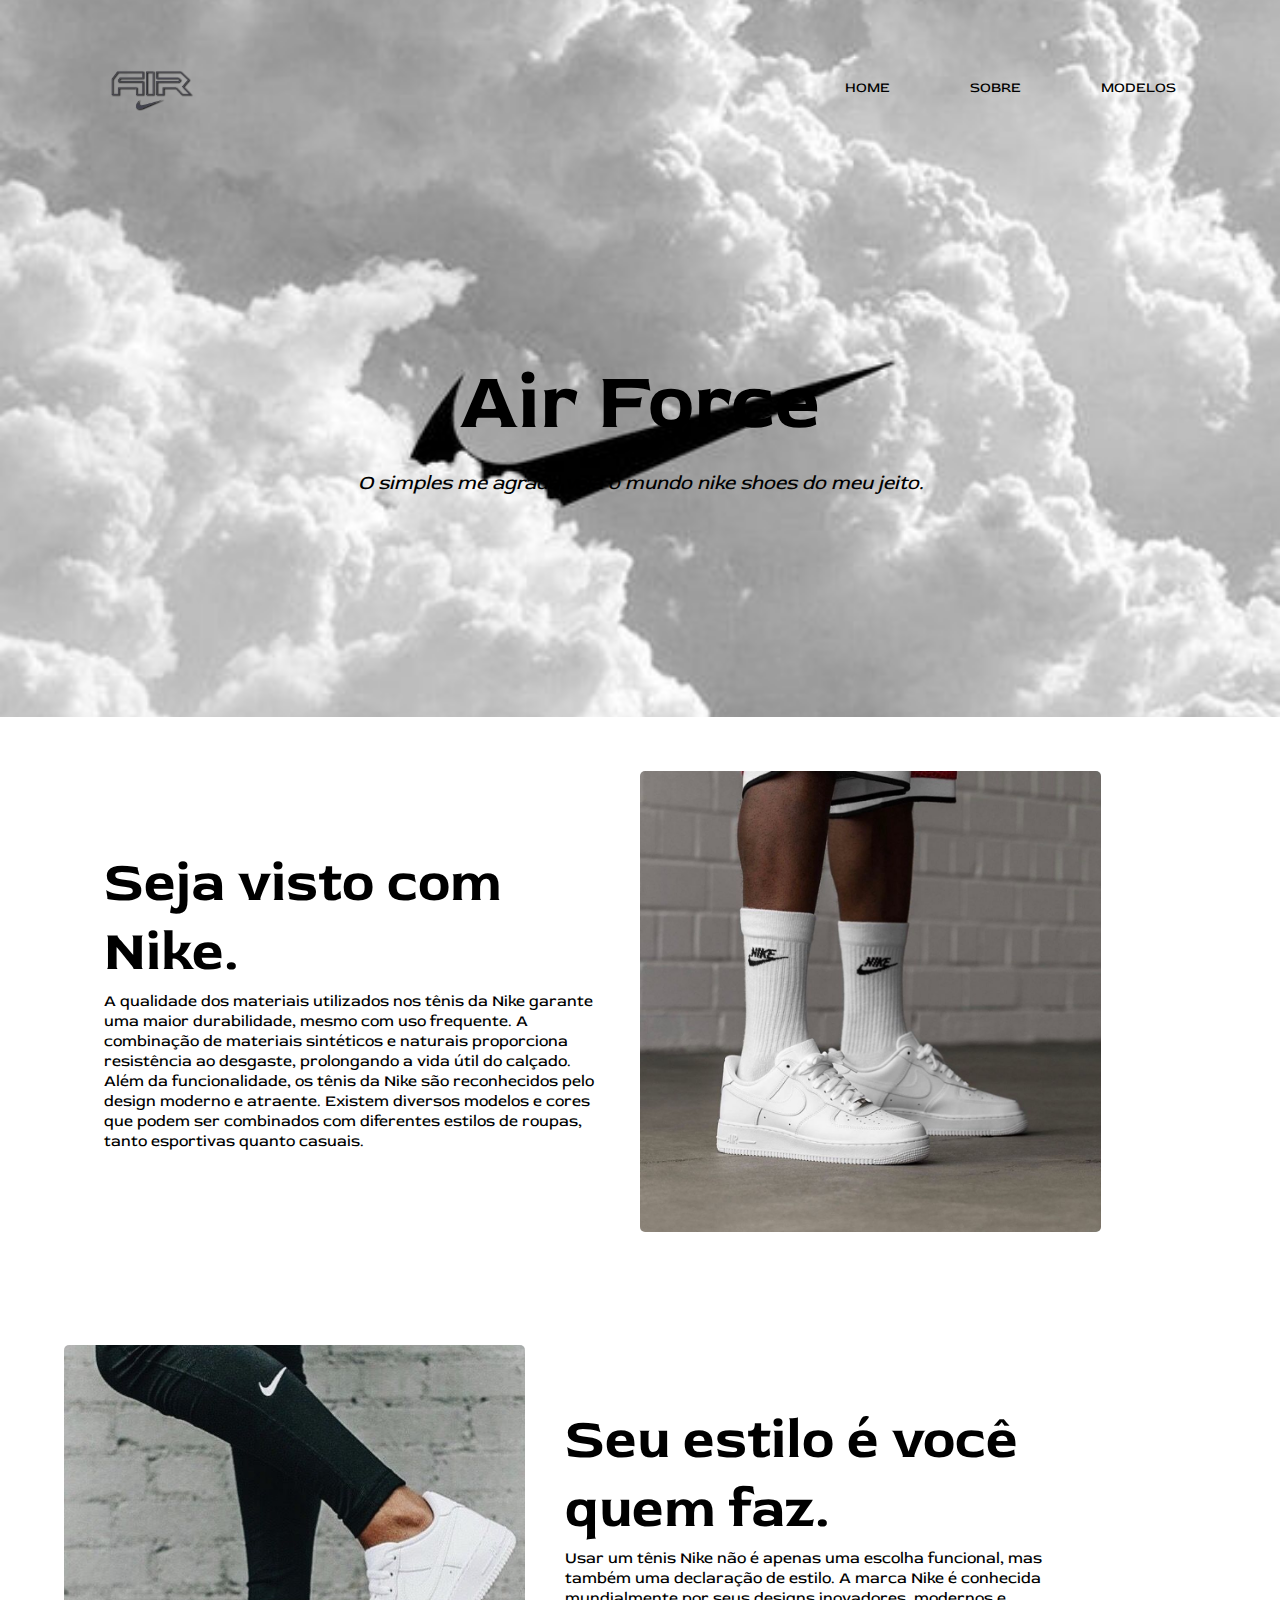
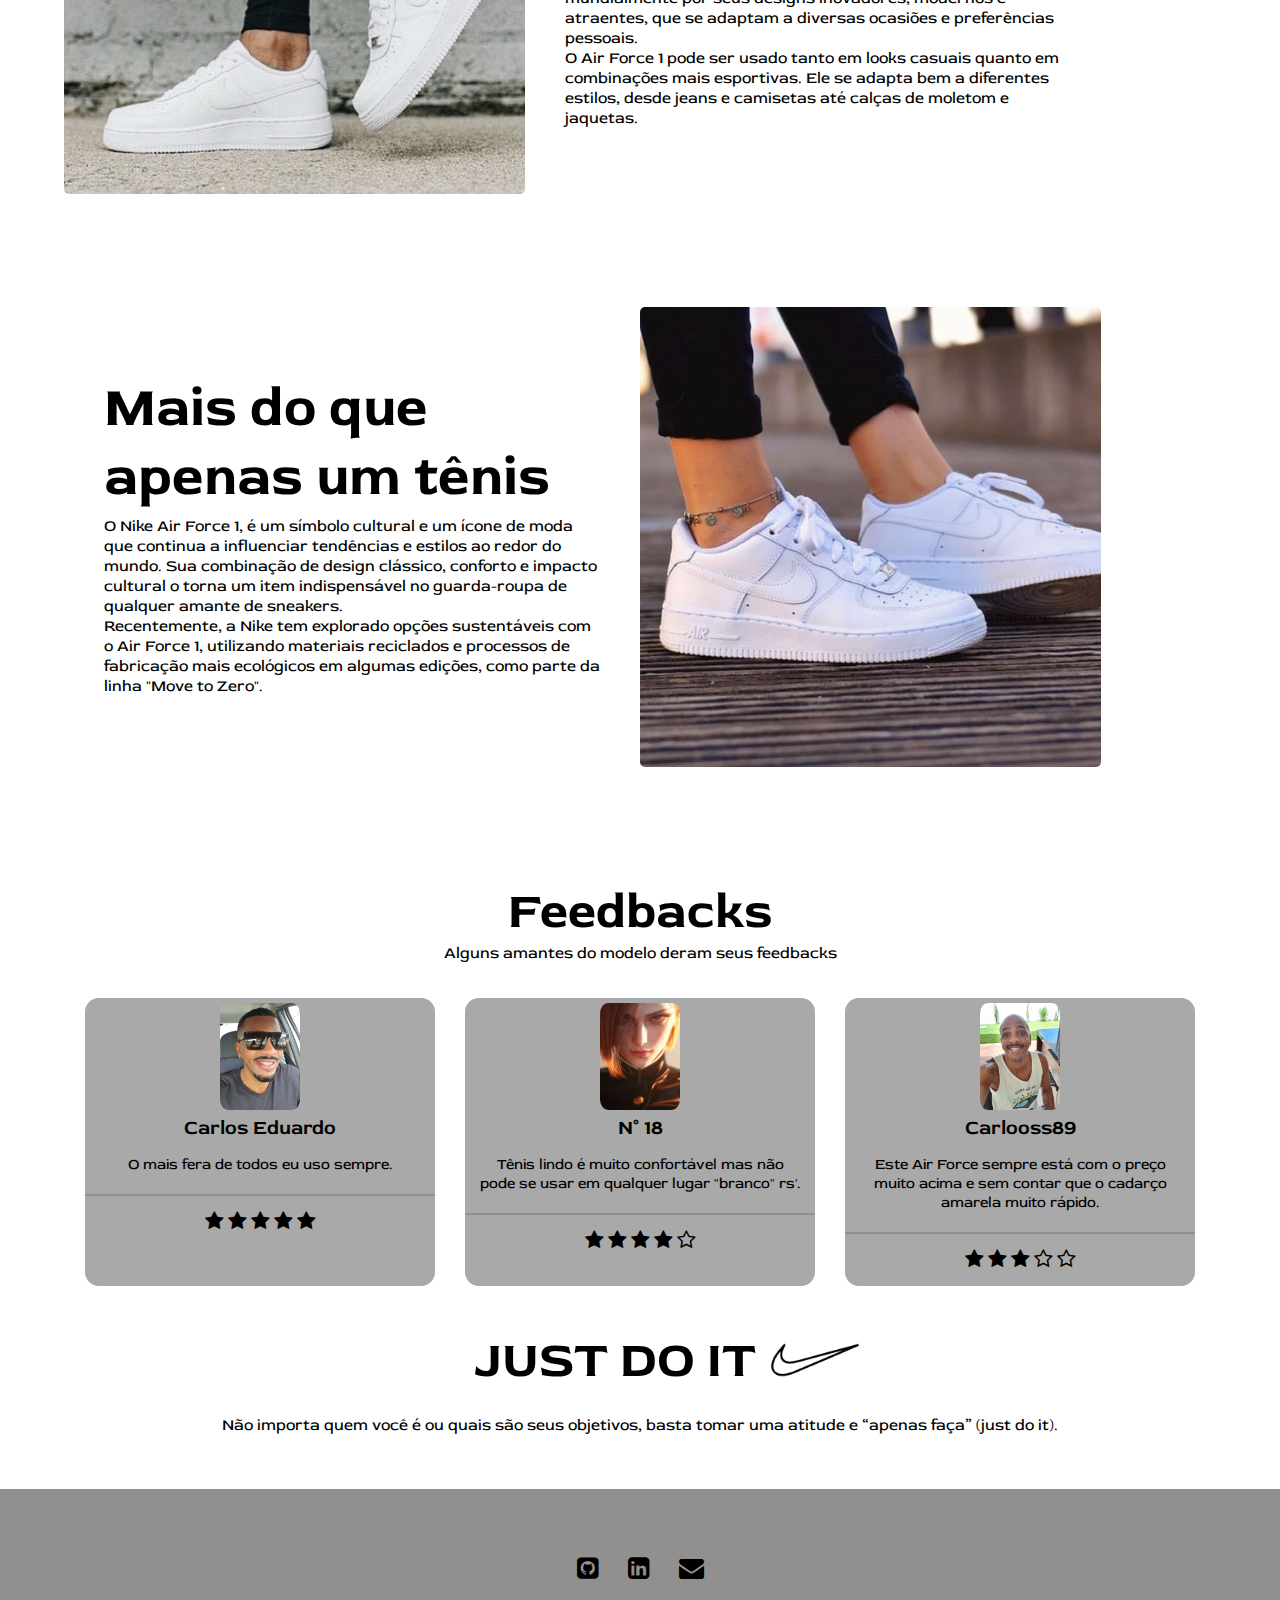
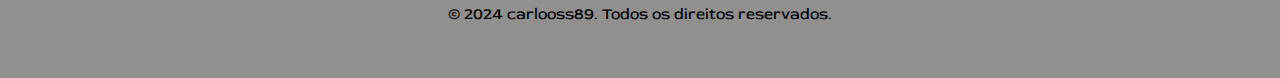
<file: index.html>
<!DOCTYPE html>
<html lang="pt-br">
  <head>
    <meta charset="UTF-8" />
    <meta name="viewport" content="width=device-width, initial-scale=1.0" />
    <!-- Font awesome -->
    <link
      rel="stylesheet"
      href="https://cdnjs.cloudflare.com/ajax/libs/font-awesome/4.7.0/css/font-awesome.css"
      integrity="sha512-5A8nwdMOWrSz20fDsjczgUidUBR8liPYU+WymTZP1lmY9G6Oc7HlZv156XqnsgNUzTyMefFTcsFH/tnJE/+xBg=="
      crossorigin="anonymous"
      referrerpolicy="no-referrer"
    />
    <!-- End Font awesome -->

    <link rel="preconnect" href="https://fonts.googleapis.com" />
    <link rel="preconnect" href="https://fonts.gstatic.com" crossorigin />
    <link
      href="https://fonts.googleapis.com/css2?family=Red+Rose:wght@300..700&display=swap"
      rel="stylesheet"
    />
    <link rel="shortcut icon" href="img/favicon3.ico" type="image/x-icon" />

    <link rel="stylesheet" href="css/style.css" />

    <title>Projeto Nike</title>
  </head>
  <body>
    <!-- header -->
    <header style="background-image: url('img/img-nike-fundo-home1.jpg')">
      <!-- container -->
      <div class="container">
        <nav>
          <a href="index.html">
            <img
              class="logo-principal"
              src="./img/logo-nike6.png"
              alt="logo-img"
            />
          </a>
          <ul class="menu">
            <a href="index.html">Home</a>
            <a href="sobre.html">Sobre</a>
            <a href="modelos.html">Modelos</a>

            <div class="close-icon" onclick="closeMenu()">
              <i class="fa fa-times"></i>
            </div>
          </ul>

          <div class="menu-icon" onclick="openMenu()">
            <i class="fa fa-bars"></i>
          </div>
        </nav>
        <section class="banner">
          <div class="banner-text">
            <h1>Air Force</h1>
            <p>O simples me agrada veja o mundo nike shoes do meu jeito.</p>
          </div>
        </section>
      </div>
      <!-- end container-->
    </header>
    <!-- end header -->
    <!-- faca mais 1 -->
    <section class="faca-mais">
      <!-- container -->
      <div class="container">
        <div class="faca-mais-text">
          <h3>Seja visto com Nike.</h3>

          <p>
            A qualidade dos materiais utilizados nos tênis da Nike garante uma
            maior durabilidade, mesmo com uso frequente. A combinação de
            materiais sintéticos e naturais proporciona resistência ao desgaste,
            prolongando a vida útil do calçado. <br />
            Além da funcionalidade, os tênis da Nike são reconhecidos pelo
            design moderno e atraente. Existem diversos modelos e cores que
            podem ser combinados com diferentes estilos de roupas, tanto
            esportivas quanto casuais.
          </p>

          <!-- FOI RETIRADO O BOTÃO
          <a href=".contato.html" class="btn-animate-btn">#</a> -->
        </div>
        <div class="faca-mais-img">
          <img src="img/img-h3.jpg" alt="tenis-air-force" />
        </div>
      </div>
      <!-- end container -->
    </section>
    <!-- end faca mais 1 -->

    <!-- faca mais 2 -->
    <section class="faca-mais">
      <!-- container -->
      <div class="container">
        <div class="faca-mais-img">
          <img src="img/legging-com-nike.jpg" alt="legging-com-nike" />
        </div>
        <div class="faca-mais-text">
          <h3>Seu estilo é você quem faz.</h3>

          <p>
            Usar um tênis Nike não é apenas uma escolha funcional, mas também
            uma declaração de estilo. A marca Nike é conhecida mundialmente por
            seus designs inovadores, modernos e atraentes, que se adaptam a
            diversas ocasiões e preferências pessoais. <br />
            O Air Force 1 pode ser usado tanto em looks casuais quanto em
            combinações mais esportivas. Ele se adapta bem a diferentes estilos,
            desde jeans e camisetas até calças de moletom e jaquetas.
          </p>
        </div>
      </div>
      <!-- end container -->
    </section>
    <!-- end faca mais 2-->

    <!--faça mais 3 -->
    <section class="faca-mais">
      <!-- container -->
      <div class="container">
        <div class="faca-mais-text">
          <h3>Mais do que apenas um tênis</h3>

          <p>
            O Nike Air Force 1, é um símbolo cultural e um ícone de moda que
            continua a influenciar tendências e estilos ao redor do mundo. Sua
            combinação de design clássico, conforto e impacto cultural o torna
            um item indispensável no guarda-roupa de qualquer amante de
            sneakers. <br />
            Recentemente, a Nike tem explorado opções sustentáveis com o Air
            Force 1, utilizando materiais reciclados e processos de fabricação
            mais ecológicos em algumas edições, como parte da linha "Move to
            Zero".
          </p>
        </div>
        <div class="faca-mais-img">
          <img src="./img/mulher-air-force1.jpg"
            alt="mulher-com-air-force"
          />
        </div>
      </div>
      <!-- end container -->
    </section>
    <!-- end faça mais 3 -->

    <!-- depoimentos -->
    <section class="depoimentos">
      <div class="container">
        <h3>Feedbacks</h3>
        <p>Alguns amantes do modelo deram seus feedbacks</p>
        <div class="cards">
          <!-- card item 1 -->
          <div class="card-item">
            <img src="img/img-comentario1.jpg" alt="Homem" />
            <p class="nome-user">Carlos Eduardo</p>
            <p class="depoimento-user">O mais fera de todos eu uso sempre.</p>
            <div class="estrelas">
              <i class="fa fa-star" aria-hidden="true"></i>
              <i class="fa fa-star" aria-hidden="true"></i>
              <i class="fa fa-star" aria-hidden="true"></i>
              <i class="fa fa-star" aria-hidden="true"></i>
              <i class="fa fa-star" aria-hidden="true"></i>
              <!-- <i class="fa fa-star-o" aria-hidden="true"></i> -->
            </div>
          </div>
          <!-- end card item 1 -->
          <!-- card item 2 -->
          <div class="card-item">
            <img class="n18" src="./img/Numero18.jpg" alt="Mulher" />
            <p class="nome-user">N° 18</p>
            <p class="depoimento-user">
              Tênis lindo é muito confortável mas não pode se usar em qualquer
              lugar "branco" rs'.
            </p>
            <div class="estrelas">
              <i class="fa fa-star" aria-hidden="true"></i>
              <i class="fa fa-star" aria-hidden="true"></i>
              <i class="fa fa-star" aria-hidden="true"></i>
              <i class="fa fa-star" aria-hidden="true"></i>
              <i class="fa fa-star-o" aria-hidden="true"></i>
              <!-- <i class="fa fa-star-o" aria-hidden="true"></i> -->
            </div>
          </div>
          <!-- end card item 2 -->
          <!-- card item 3 -->
          <div class="card-item">
            <img src="img/img-comentario2.jpg" alt="Homem" />
            <p class="nome-user">Carlooss89</p>
            <p class="depoimento-user">
              Este Air Force sempre está com o preço muito acima e sem contar que o cadarço
              amarela muito rápido.
            </p>
            <div class="estrelas">
              <i class="fa fa-star" aria-hidden="true"></i>
              <i class="fa fa-star" aria-hidden="true"></i>
              <i class="fa fa-star" aria-hidden="true"></i>
              <i class="fa fa-star-o" aria-hidden="true"></i>
              <i class="fa fa-star-o" aria-hidden="true"></i>
            </div>
          </div>
           </div>
          <!-- end card item 3 -->
        </div>
      </div>
    </section>
    <!-- end depoimentos -->
    <!-- message -->
    <section class="message">
      <div class="container">
        <h3>JUST DO IT</h3>

        <img
          class="img-msg"
          src="./img/nike-svgrepo-com (1).png"
          alt="image-message"
        />
        <p>
          Não importa quem você é ou quais são seus objetivos, basta tomar uma
          atitude e “apenas faça” (just do it).
        </p>
      </div>
    </section>
    <!-- end message -->

    <!-- footer  -->
    <footer class="rodape">
      <div class="container">
        <div class="links">
          <a href="https://github.com/carlooss89" target="_blank">
            <i class="fa fa-github-square"></i>
          </a>

          <a
            href="https://www.linkedin.com/in/carlos-eduardo-sousa-silva-35297a1ba/"
            target="_blank"
          >
            <i class="fa fa-linkedin-square"></i>
          </a>

          <a href="mailto: carloseduardosousas18@gmail.com">
            <i class="fa fa-envelope"></i>
          </a>
        </div>
        <p>&copy 2024 carlooss89. Todos os direitos reservados.</p>
      </div>
    </footer>
    <!-- end footer -->
    <script src="js/main.js"></script>
  </body>
</html>
</file>
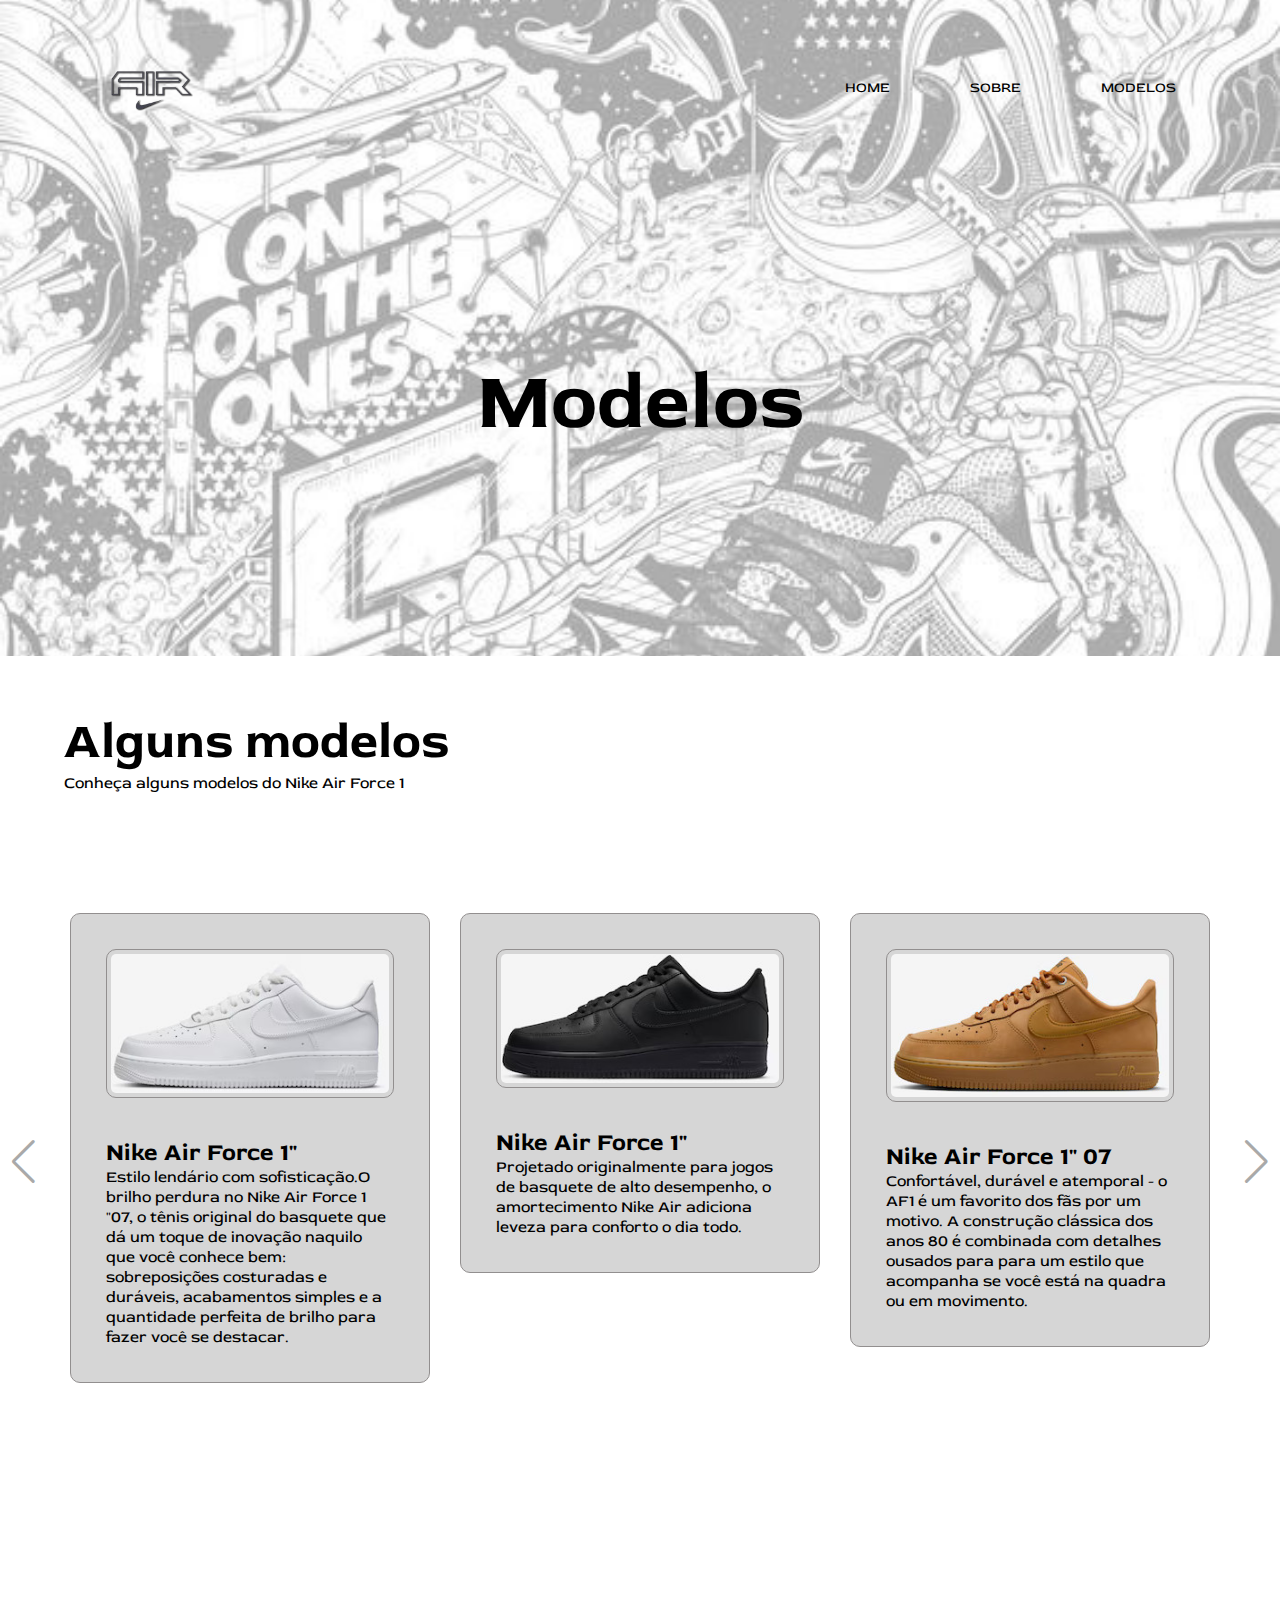
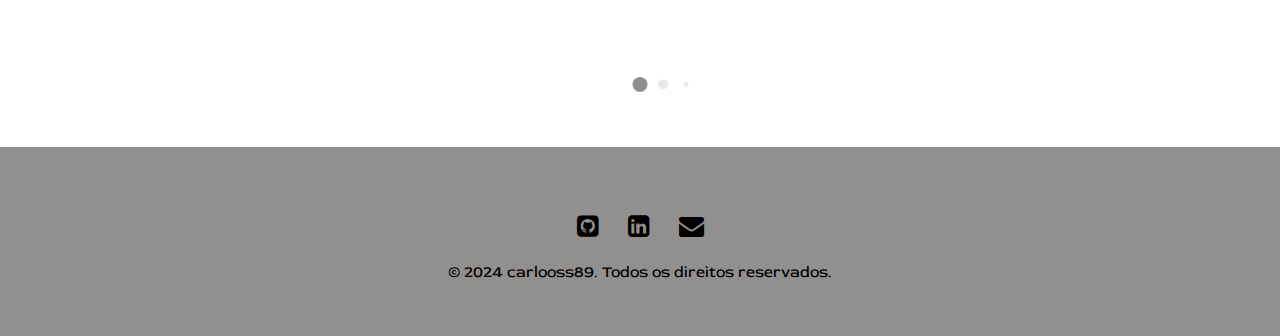
<file: modelos.html>
<!DOCTYPE html>
<html lang="pt-br">
  <head>
    <meta charset="UTF-8" />
    <meta name="viewport" content="width=device-width, initial-scale=1.0" />
    <!-- Font awesome -->
    <link
      rel="stylesheet"
      href="https://cdnjs.cloudflare.com/ajax/libs/font-awesome/4.7.0/css/font-awesome.css"
      integrity="sha512-5A8nwdMOWrSz20fDsjczgUidUBR8liPYU+WymTZP1lmY9G6Oc7HlZv156XqnsgNUzTyMefFTcsFH/tnJE/+xBg=="
      crossorigin="anonymous"
      referrerpolicy="no-referrer"
    />
    <!-- End Font awesome -->

    <link rel="preconnect" href="https://fonts.googleapis.com" />
    <link rel="preconnect" href="https://fonts.gstatic.com" crossorigin />
    <link
      href="https://fonts.googleapis.com/css2?family=Red+Rose:wght@300..700&display=swap"
      rel="stylesheet"
    />
    <link rel="shortcut icon" href="img/favicon3.ico" type="image/x-icon" />

    <link rel="stylesheet" href="css/style.css" />

    <title>Modelos | Projeto Nike</title>
    <!--  Link SwiperJS CSS -->
    <link
      rel="stylesheet"
      href="https://cdn.jsdelivr.net/npm/swiper@11/swiper-bundle.min.css"
    />
    <!-- end Link SwiperJS CSS -->
  </head>
  <body>
    <!-- header -->
    <header style="background-image: url('img/img-fundo-modelos1.jpg')">
      <!-- container -->
      <div class="container">
        <nav>
          <a href="index.html">
            <img
              class="logo-principal"
              src="./img/logo-nike6.png"
              alt="logo-img"
            />
          </a>
          <ul class="menu">
            <a href="index.html">Home</a>
            <a href="sobre.html">Sobre</a>
            <a href="modelos.html">Modelos</a>
            <div class="close-icon" onclick="closeMenu()">
              <i class="fa fa-times"></i>
            </div>
          </ul>

          <div class="menu-icon" onclick="openMenu()">
            <i class="fa fa-bars"></i>
          </div>
        </nav>
        <section class="banner">
          <div class="banner-text">
            <h1>Modelos</h1>
          </div>
        </section>
      </div>
      <!-- end container-->
    </header>
    <!-- end header -->
    <section class="modelos">
      <div class="container">
        <h3>Alguns modelos</h3>
        <p>Conheça alguns modelos do Nike Air Force 1</p>
      </div>
      <!-- Card Slider -->
      <div class="container-swiper">
        <div class="slider-wrapper">
          <div class="card1-list swiper-wrapper">
            <div class="card1-item swiper-slide">
              <img
                src="img/air-force.jpg"
                alt="Sneaker Imagem"
                class="sneaker-img"
              />
              <h2 class="sneaker-name">Nike Air Force 1"</h2>
              <p>
                Estilo lendário com sofisticação.O brilho perdura no Nike Air
                Force 1 "07, o tênis original do basquete que dá um toque de
                inovação naquilo que você conhece bem: sobreposições costuradas
                e duráveis, acabamentos simples e a quantidade perfeita de
                brilho para fazer você se destacar.
              </p>
            </div>

            <div class="card1-item swiper-slide">
              <img
                src="img/air-force2.jpg"
                alt="Sneaker Imagem"
                class="sneaker-img"
              />
              <h2 class="sneaker-name">Nike Air Force 1"</h2>
              <p>
                Projetado originalmente para jogos de basquete de alto
                desempenho, o amortecimento Nike Air adiciona leveza para
                conforto o dia todo.
              </p>
            </div>

            <div class="card1-item swiper-slide">
              <img
                src="img/air-force3.jpg"
                alt="Sneaker Imagem"
                class="sneaker-img"
              />
              <h2 class="sneaker-name">Nike Air Force 1" 07</h2>
              <p>
                Confortável, durável e atemporal - o AF1 é um favorito dos fãs
                por um motivo. A construção clássica dos anos 80 é combinada com
                detalhes ousados para para um estilo que acompanha se você está
                na quadra ou em movimento.
              </p>
            </div>

            <div class="card1-item swiper-slide">
              <img
                src="img/air-force4.jpg"
                alt="Sneaker Imagem"
                class="sneaker-img"
              />
              <h2 class="sneaker-name">Nike Air Force 1 Low"</h2>
              <p>
                A série "Color of The Month" permite que você alimente sua
                necessidade enquanto celebra um pedaço pouco conhecido da
                história da Nike - a série Color of The Month original, em 1984,
                pode ter salvado o Air Force 1 da extinção. Isso mesmo, uma
                reedição era incerta no início do tênis, mas as lojas de
                esportes em Baltimore os viram vendendo como bolos quentes e
                sabiam que o AF1 se tornaria sinônimo de moda e cultura de rua.
                Então, eles pediram colorways personalizados para vender em suas
                vitrines...e o resto é história.
              </p>
            </div>

            <div class="card1-item swiper-slide">
              <img
                src="img/air-force5.jpg"
                alt="Sneaker Imagem"
                class="sneaker-img"
              />
              <h2 class="sneaker-name">Nike Air Force 1 PLT.AF.ORM</h2>
              <p>
                Deixe o estilo AF1 clássico e versátil à altura da ocasião com o
                Nike Air Force 1 PLT.AF.ORM. A entressola elegantemente moldada
                e elevada traz um novo e orgulhoso tom à franquia do basquete.
              </p>
            </div>

            <div class="card1-item swiper-slide">
              <img
                src="img/air-force6.jpg"
                alt="Sneaker Imagem"
                class="sneaker-img"
              />
              <h2 class="sneaker-name">Nike Air Force 1 Pro-Tech</h2>
              <p>
                Abrace a tempestade. Esta versão tecnológica do AF1 '07
                transforma cada chuva torrencial em oportunidade. Fabricado com
                materiais impermeáveis, permite que o seu estilo brilhe
                independentemente do clima. E aquela colorway University Gold? É
                como a luz do sol através das nuvens.
              </p>
            </div>

            <div class="card1-item swiper-slide">
              <img
                src="img/air-force7.jpg"
                alt="Sneaker Imagem"
                class="sneaker-img"
              />
              <h2 class="sneaker-name">Nike Air Force 1" Shadow</h2>
              <p>
                Tudo o que você ama no AF1 — agora em dobro! O Nike Air Force 1
                Shadow dá um toque divertido em um ícone do basquete para
                destacar o melhor do DNA do AF1. Com 2 ilhós, 2 proteções contra
                lama, 2 abas na parte de trás e 2 logos Swoosh.
              </p>
            </div>

            <div class="card1-item swiper-slide">
              <img
                src="img/air-force8.jpg"
                alt="Sneaker Imagem"
                class="sneaker-img"
              />
              <h2 class="sneaker-name">Nike Air Force 1" Premium</h2>
              <p>
                Dizem que o caminho para o coração passa pelo chocolate. Eles
                estão errados. Entre no verdadeiro êxtase com esta versão
                artesanal do original do basquete. Combinando couro macio e
                cadarços encerados, ele entrega amor à primeira vista. A
                etiqueta de couro na língua e dubrae adicionam um toque
                artesanal, enquanto o amortecimento Air coloca a cereja no fundo
                - colocando você suavemente em um estado de felicidade.
              </p>
            </div>
          </div>

          <div class="swiper-pagination"></div>
          <div class="swiper-slide-button swiper-button-prev"></div>
          <div class="swiper-slide-button swiper-button-next"></div>
        </div>
      </div>

      <!-- end Card Slider -->
    </section>
    <!-- footer  -->
    <footer class="rodape">
      <div class="container">
        <div class="links">
          <a href="https://github.com/carlooss89" target="_blank">
            <i class="fa fa-github-square"></i>
          </a>

          <a
            href="https://www.linkedin.com/in/carlos-eduardo-sousa-silva-35297a1ba/"
            target="_blank"
          >
            <i class="fa fa-linkedin-square"></i>
          </a>

          <a href="mailto: carloseduardosousas18@gmail.com">
            <i class="fa fa-envelope"></i>
          </a>
        </div>
        <p>&copy 2024 carlooss89. Todos os direitos reservados.</p>
      </div>
    </footer>
    <!-- end footer -->

    <!-- Link SwiperJS script -->
    <script src="https://cdn.jsdelivr.net/npm/swiper@11/swiper-bundle.min.js"></script>
    <!-- end Link SwiperJS script -->
    <script src="js/main.js"></script>
  </body>
</html>
</file>
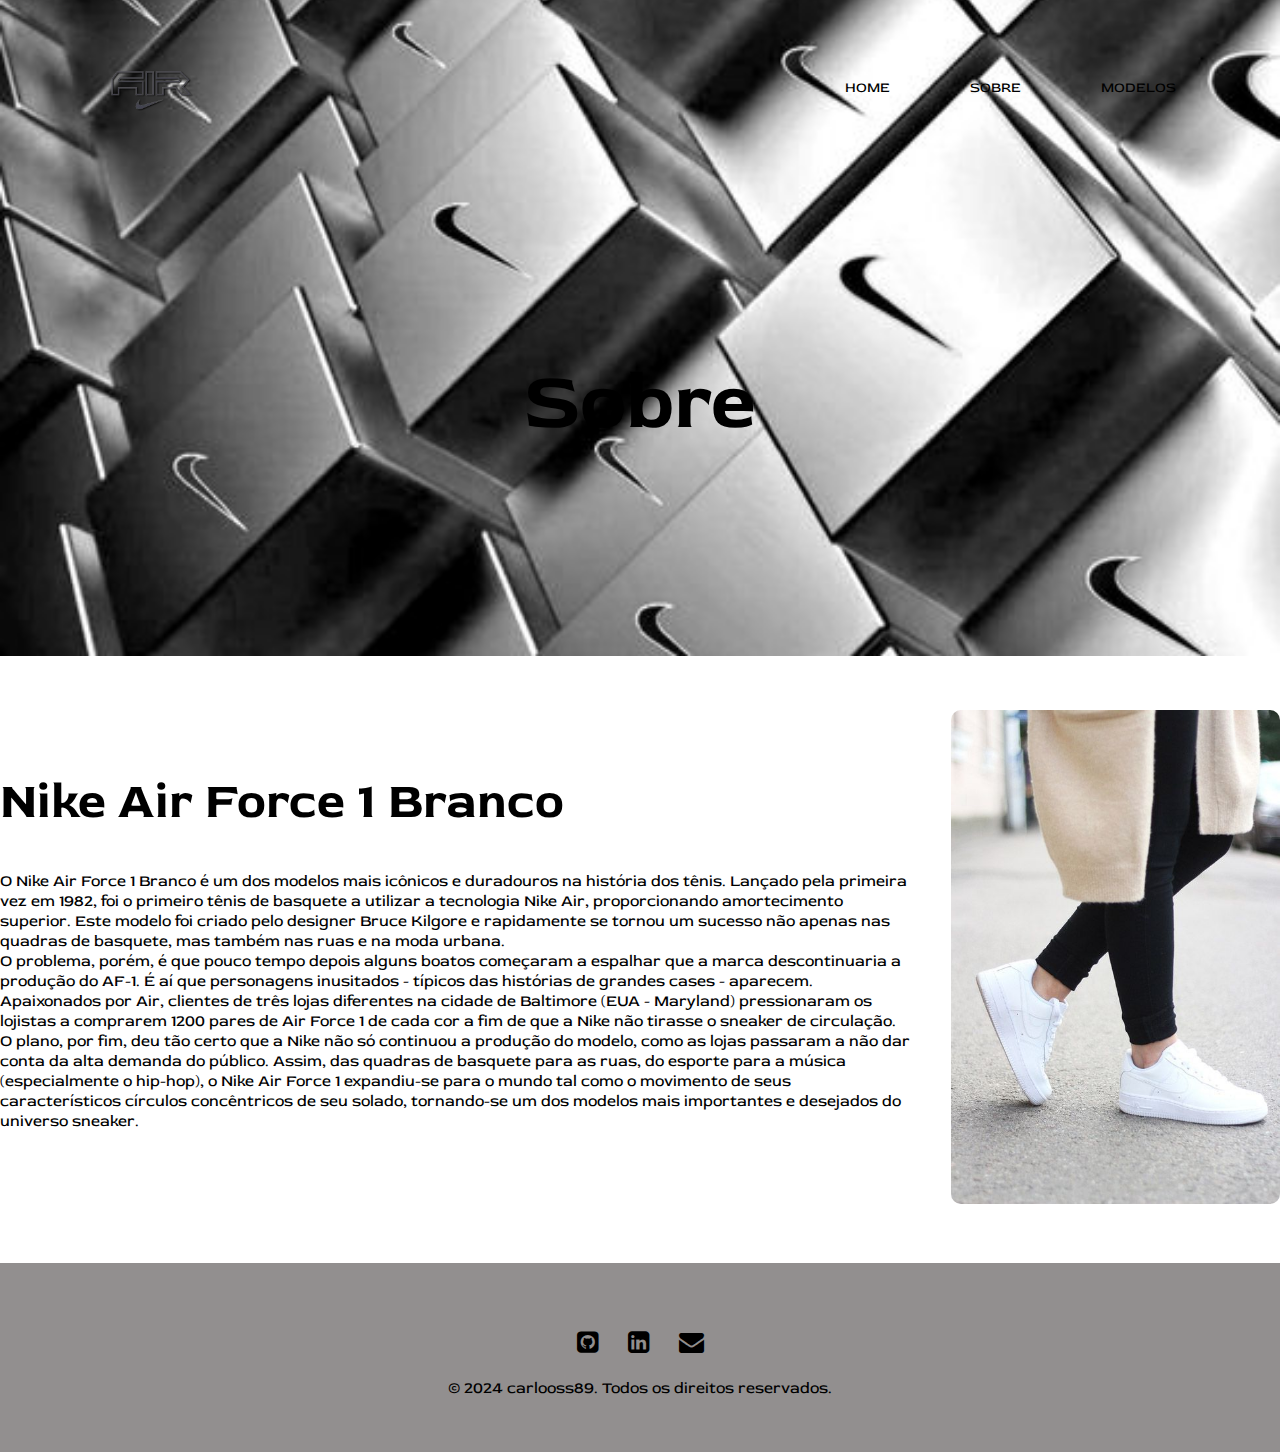
<file: sobre.html>
<!DOCTYPE html>
<html lang="pt-br">
  <head>
    <meta charset="UTF-8" />
    <meta name="viewport" content="width=device-width, initial-scale=1.0" />
    <!-- Font awesome -->
    <link
      rel="stylesheet"
      href="https://cdnjs.cloudflare.com/ajax/libs/font-awesome/4.7.0/css/font-awesome.css"
      integrity="sha512-5A8nwdMOWrSz20fDsjczgUidUBR8liPYU+WymTZP1lmY9G6Oc7HlZv156XqnsgNUzTyMefFTcsFH/tnJE/+xBg=="
      crossorigin="anonymous"
      referrerpolicy="no-referrer"
    />
    <!-- End Font awesome -->

    <link rel="preconnect" href="https://fonts.googleapis.com" />
    <link rel="preconnect" href="https://fonts.gstatic.com" crossorigin />
    <link
      href="https://fonts.googleapis.com/css2?family=Red+Rose:wght@300..700&display=swap"
      rel="stylesheet"
    />
    <link rel="shortcut icon" href="img/favicon3.ico" type="image/x-icon" />

    <link rel="stylesheet" href="css/style.css" />

    <title>Sobre | Projeto Nike</title>
  </head>
  <body>
    <!-- header -->
    <header style="background-image: url('img/img-sobre-fundo.jpg')">
      <!-- container -->
      <div class="container">
        <nav>
          <a href="index.html">
            <img
              class="logo-principal"
              src="./img/logo-nike6.png"
              alt="logo-img"
            />
          </a>
          <ul class="menu">
            <a href="index.html">Home</a>
            <a href="sobre.html">Sobre</a>
            <a href="modelos.html">Modelos</a>
            <div class="close-icon" onclick="closeMenu()">
              <i class="fa fa-times"></i>
            </div>
          </ul>

          <div class="menu-icon" onclick="openMenu()">
            <i class="fa fa-bars"></i>
          </div>
        </nav>
        <section class="banner">
          <div class="banner-text">
            <h1>Sobre</h1>
          </div>
        </section>
      </div>
      <!-- end container-->
    </header>
    <!-- end header -->
    <section class="sobre">
      <div class="container">
        <div class="sobre-text">
          <h3>Nike Air Force 1 Branco</h3>
          <br />
          <p>
            O Nike Air Force 1 Branco é um dos modelos mais icônicos e
            duradouros na história dos tênis. Lançado pela primeira vez em 1982,
            foi o primeiro tênis de basquete a utilizar a tecnologia Nike Air,
            proporcionando amortecimento superior. Este modelo foi criado pelo
            designer Bruce Kilgore e rapidamente se tornou um sucesso não apenas
            nas quadras de basquete, mas também nas ruas e na moda urbana.
            <br />
            O problema, porém, é que pouco tempo depois alguns boatos começaram
            a espalhar que a marca descontinuaria a produção do AF-1. É aí que
            personagens inusitados - típicos das histórias de grandes cases -
            aparecem. Apaixonados por Air, clientes de três lojas diferentes na
            cidade de Baltimore (EUA - Maryland) pressionaram os lojistas a
            comprarem 1200 pares de Air Force 1 de cada cor a fim de que a Nike
            não tirasse o sneaker de circulação.
            <br />
            O plano, por fim, deu tão certo que a Nike não só continuou a
            produção do modelo, como as lojas passaram a não dar conta da alta
            demanda do público. Assim, das quadras de basquete para as ruas, do
            esporte para a música (especialmente o hip-hop), o Nike Air Force 1
            expandiu-se para o mundo tal como o movimento de seus
            característicos círculos concêntricos de seu solado, tornando-se um
            dos modelos mais importantes e desejados do universo sneaker.
          </p>
        </div>
        <div class="sobre-img">
          <img
            src="img/mulher-air-force.jpg"
            alt="Mulher com o tênis air force"
          />
        </div>
      </div>
    </section>
    <!-- footer  -->
    <footer class="rodape">
      <div class="container">
        <div class="links">
          <a href="https://github.com/carlooss89" target="_blank">
            <i class="fa fa-github-square"></i>
          </a>

          <a
            href="https://www.linkedin.com/in/carlos-eduardo-sousa-silva-35297a1ba/"
            target="_blank"
          >
            <i class="fa fa-linkedin-square"></i>
          </a>

          <a href="mailto: carloseduardosousas18@gmail.com">
            <i class="fa fa-envelope"></i>
          </a>
        </div>
        <p>&copy 2024 carlooss89. Todos os direitos reservados.</p>
      </div>
    </footer>
    <!-- end footer -->
    <script src="js/main.js"></script>
  </body>
</html>
</file>
<file: css/style.css>
* {
  margin: 0;
  padding: 0;
  box-sizing: border-box;
  text-decoration: none;
  outline: none;
  font-family: "Red Rose", serif;
}

body {
  background-color: #ffff;
}

section,
.rodape {
  padding: 54px 0;
}

h3 {
  font-size: 50px;
}

a {
  color: #000000;
}

.paragrafo {
  font-size: 1.2rem;
  color: #000000;
}

.container {
  max-width: 1400px;
  margin: 0 auto;
  padding: 0 5%;
}

.btn {
  background-color: #a9a9a9;
  padding: 15px 20px;
  border-radius: 5px;
  cursor: pointer;
  display: inline-block;
  transition: 0.1s;
}

.btn {
  animation: animate-outline 1s ease-out infinite;
}

@keyframes animate-outline {
  from {
    outline: 0px solid #d6d6d6;
  }

  to {
    outline: 15px solid #4f9bf900;
  }
}

header {
  background-position: center;
  background-size: cover;
  background-attachment: fixed;
}

nav {
  display: flex;
  align-items: center;
  justify-content: space-between;
  padding-top: 30px;
}

.logo-principal {
  width: 170px;
}

nav ul {
  display: flex;
  align-items: center;
}

nav ul a {
  color: #000000;
  margin: 0 40px;
  text-transform: uppercase;
  font-size: 14px;
  display: block;
}

nav ul a:not(.btn)::after {
  content: "";
  background-color: #000000;
  height: 3px;
  width: 0%;
  display: block;
  margin: 0 auto;
  transition: 0.3s;
}

nav ul a:hover::after {
  width: 100%;
}

/* menu mobile */
nav .menu-icon {
  cursor: pointer;
  font-size: 25px;
  display: none;
}

nav .close-icon {
  display: none;
  font-size: 30px;
}

.banner {
  display: flex;
  justify-content: center;
}

.banner .banner-text {
  margin: 150px;
  text-align: center;
  padding: 0 90px;
}

.banner .banner-text h1 {
  font-size: 80px;
}

.banner .banner-text p {
  font-size: 20px;
  font-style: italic;
  color: #000000;
  margin: 18px 0;
}

/* faca mais */
.faca-mais .container {
  display: flex;
  align-items: center;
}

.faca-mais .faca-mais-text {
  width: 50%;
  padding: 0 40px;
}

.faca-mais .faca-mais-text h3 {
  font-size: 56px;
}

.faca-mais .faca-mais-text p {
  margin: 5px 0 10px 0;
}

.faca-mais .faca-mais-img {
  width: 40%;
}

.faca-mais .faca-mais-img img {
  width: 100%;
  border-radius: 5px;
}

.depoimentos h3 {
  text-align: center;
}

.depoimentos p {
  margin-bottom: 20px;
  text-align: center;
}

.cards {
  display: flex;
  justify-content: center;
  flex-wrap: wrap;
  cursor: pointer;
}

.depoimentos .card-item {
  background-color: #a9a9a9;
  margin: 15px;
  border-radius: 14px;
  text-align: center;
  width: 350px;
  transition: 0.3s;
}

.depoimentos .card-item img {
  border-radius: 10%;
  width: 80px;
  display: inline-block;
  margin-top: 5px;
  object-fit: cover;
}

.n18 {
  border-radius: 10%;
  width: 100px;
  height: 107px;
  display: inline-block;
}

.depoimentos .card-item .nome-user {
  font-weight: 600;
  font-size: 20px;
  margin-bottom: 15px;
  transition: 0.3s;
}

.depoimentos .card-item .depoimento-user {
  font-size: 15px;
  padding: 0 15px;
  transition: 0.3s;
}

.depoimentos .card-item .estrelas {
  margin: 15px 0;
  border-top: 2px solid #928f8f;
  transition: 0.3s;
}

.depoimentos .card-item .estrelas i {
  margin-top: 15px;
  font-size: 20px;
  transition: 0.3s;
}

/* EFEITO PARA SUBIR OS CARDS AINDA NÃO FUNCIONOU CORRETAMENTE */
  /* .depoimentos .card-item:hover {
    background-color: darkgrey;
    margin-top: -5px; 
}   */


.depoimentos .card-item:hover .nome-user,
.depoimentos .card-item:hover .depoimento-user,
.depoimentos .card-item:hover .estrelas i {
  color: white;
}

/* MESSAGE */
.message {
  margin-top: -80px;
  text-align: center;
}

.message h3 {
  text-align: center;
  margin-right: 50px;
}

.img-msg {
  width: 100px;
  margin-left: 350px;
  margin-top: -82px;
  /* position: relative; */
  /* bottom: 80px; */
  left: 730px;
}

/* footer */
.rodape {
  background-color: #928f8f;
  text-align: center;
}

.rodape i {
  font-size: 25px;
  padding: 10px;
  margin: 3px;
  border-radius: 10px;
}

.rodape p {
  margin-top: 10px;
}

/* Página sobre*/

.sobre .container {
  padding: 0;
  display: flex;
  align-items: center;
  justify-content: space-between;
}

.sobre .sobre-text {
  width: 100%;
  padding-right: 40px;
}

.sobre .sobre-text p {
  margin: 18px 0;
}

.sobre .sobre-img {
  width: 35%;
}

.sobre .sobre-img img {
  width: 100%;
  border-radius: 10px;
}

/* end página sobre */

/* Página modelos card1 */

.container-swiper {
  display: flex;
  align-items: center;
  justify-content: center;
  min-height: 100vh;
}

.slider-wrapper {
  overflow: hidden;
  max-width: 1200px;
  margin: 5px 70px 55px;
}

.sneaker-img {
  border-radius: 10px;
  margin-bottom: 40px;
  border: 1px solid #928f8f;
  padding: 4px;
}

.card1-list .card1-item {
  color: #000000;
  user-select: none;
  /* width: 400px;  */
  padding: 35px;
  display: flex;
  flex-direction: column;
  /* align-items: center; */
  /* justify-content: center; */
  border-radius: 10px;
  background: #d6d6d6;
  border: 1px solid #928f8f;
  /* margin-bottom: 40px; */
}

.swiper-pagination {
  margin-bottom: -800px;
}

.slider-wrapper .swiper-pagination-bullet {
  background: #928f8f;
  width: 15px;
  height: 15px;
  /* margin-top: -50%; */
}

.slider-wrapper .swiper-slide-button {
  color: #a9a9a9;
  margin-top: 690px;
  transition: 0.2s ease;
}

.slider-wrapper .swiper-slide-button:hover {
  color: #928f8f;
}

/* end página modelos card1 */

@media (max-width: 830px) {
  /* menu mobile */

  .menu {
    position: fixed;
    top: 0;
    left: 0;
    /* background: #928f8f; */
    background-color: #d1cfcf;
    width: 100%;
    height: 100%;
    flex-direction: column;
    align-items: center;
    justify-content: center;
    clip-path: circle(0% at 100% 0);
    transition: 0.7s;
  }

  .menu.open {
    clip-path: circle(141.4% at 100% 0);
  }

  .menu a {
    margin: 10px 0;
    font-size: 16px;
  }

  nav .menu-icon {
    display: block;
  }

  nav .close-icon {
    display: block;
    position: absolute;
    top: 70px;
    right: 35px;
  }

  /* Pagina Home responsivo */
  .faca-mais .faca-mais-text {
    margin-top: 10px;
    padding: 0 20%;
    order: 1;
  }

  .faca-mais .container {
    flex-direction: column;
  }

  .faca-mais .faca-mais-text h3 {
    font-size: 48px;
  }

  .faca-mais .faca-mais-text,
  .faca-mais .faca-mais-img {
    width: 100%;
  }

  /* banner responsivo */

  .banner .banner-text {
    padding: 0;
    margin: 80px;
  }

  .banner .banner-text h1 {
    font-size: 80px;
  }

  .banner .banner-text p {
    font-size: 15px;
  }

  .depoimentos .card-item {
    width: 100%;
  }

  /* pagina sobre responsivo */

  .sobre .container {
    flex-direction: column-reverse;
  }

  .sobre .sobre-img,
  .sobre .sobre-text {
    width: 80%;
  }

  .sobre .sobre-text {
    margin-top: 40px;
  }

  .swiper-pagination {
    margin-bottom: -600px;
  }

}
</file>
